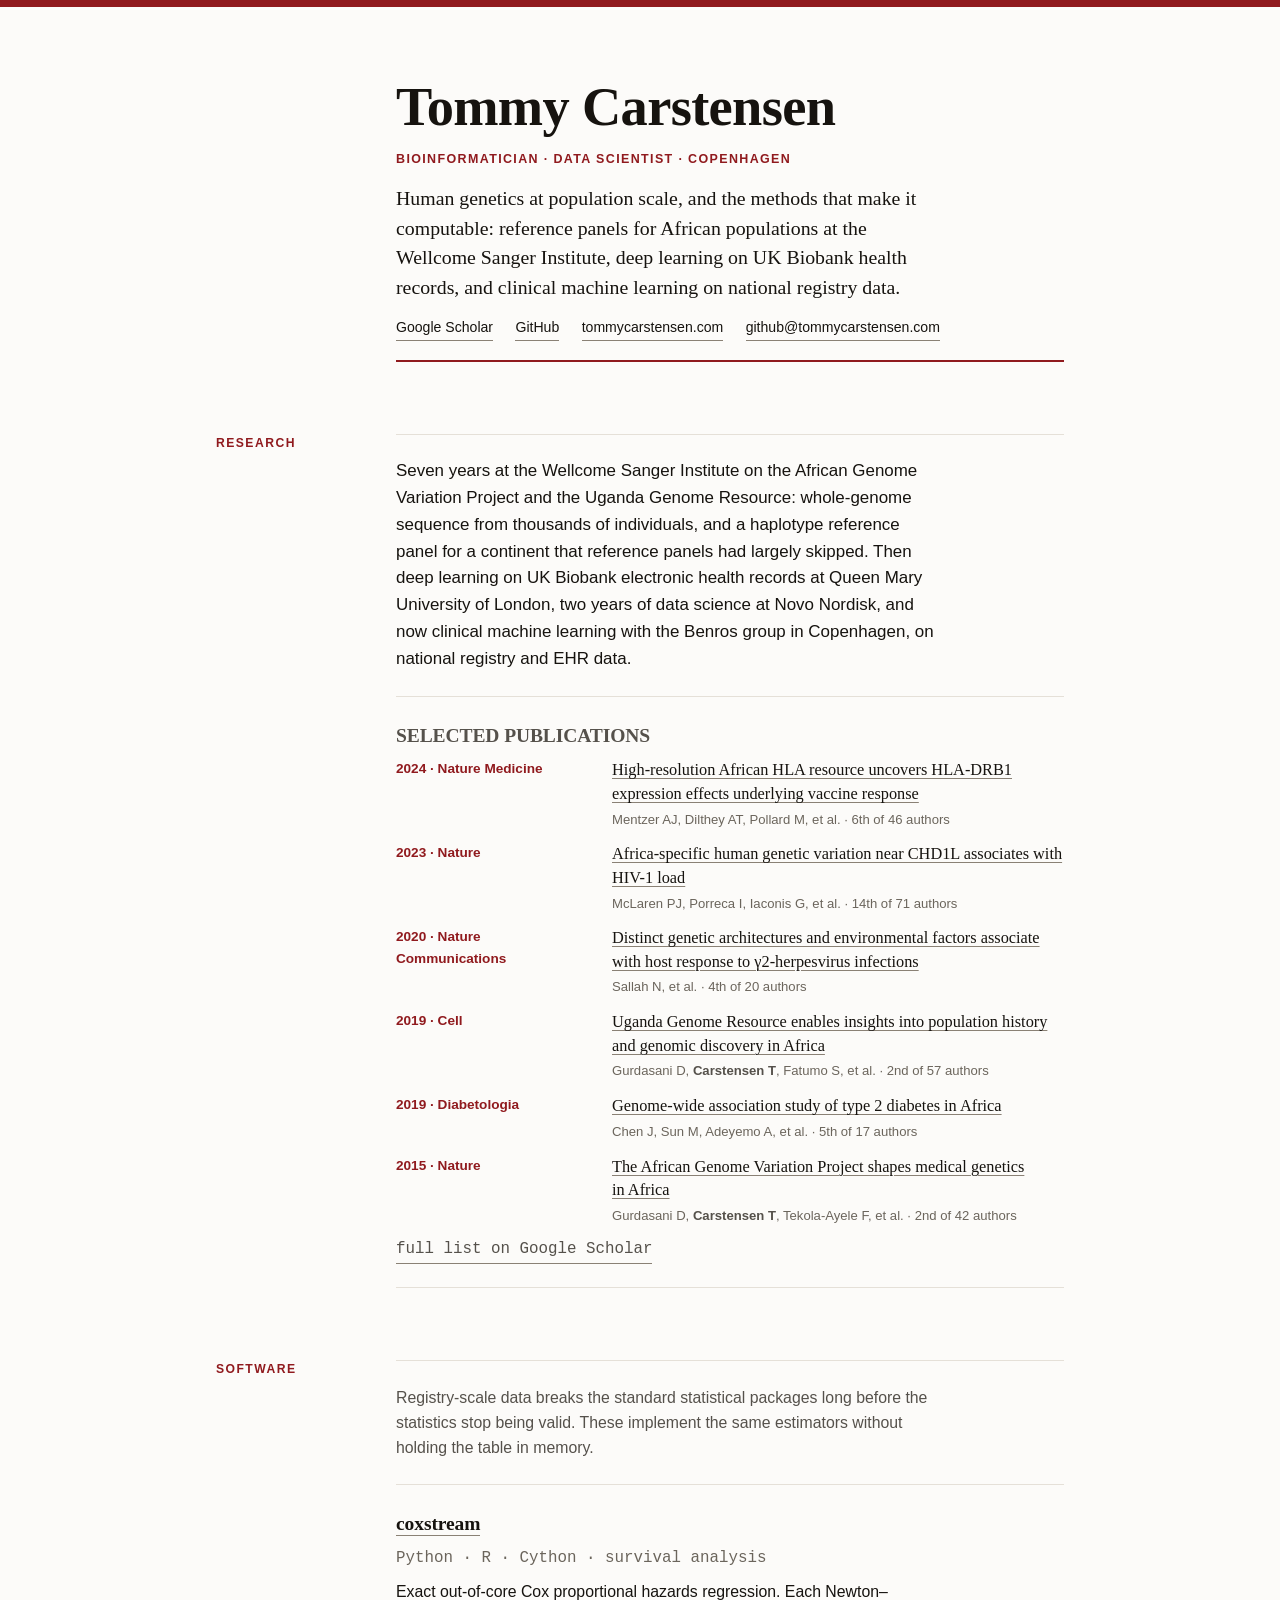
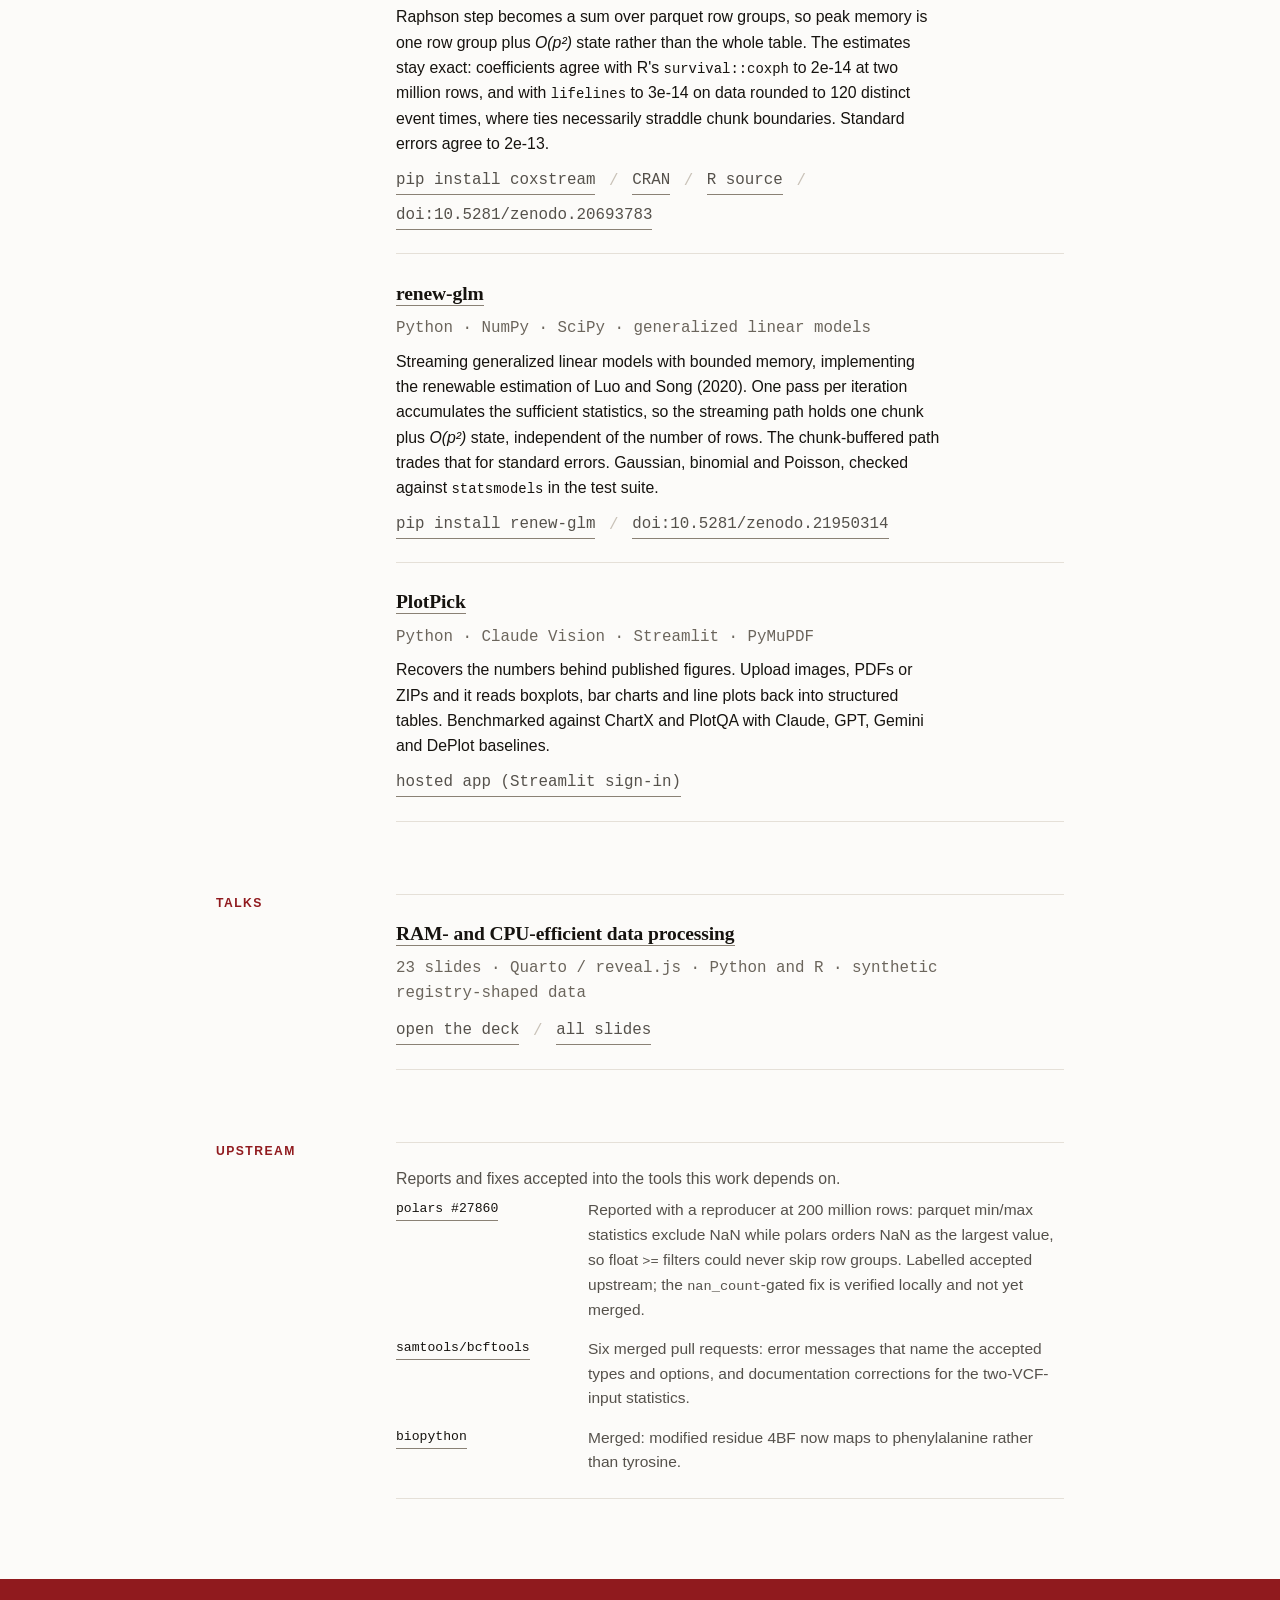
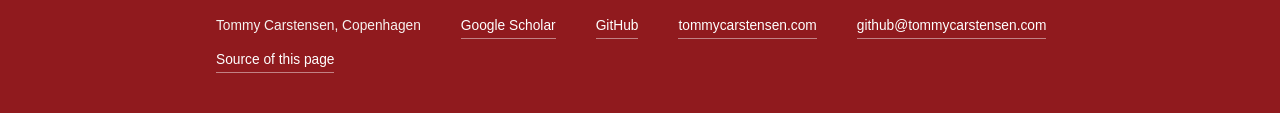
<file: index.html>
<!doctype html>
<html lang="en">
<head>
<meta charset="UTF-8">
<meta name="viewport" content="width=device-width, initial-scale=1.0">
<title>Tommy Carstensen: human genetics and clinical machine learning</title>
<meta name="description" content="Bioinformatician and data scientist in Copenhagen. Population-scale human genetics: African reference panels at the Wellcome Sanger Institute, UK Biobank health records, clinical machine learning on registry data, and the streaming methods that make exact estimates computable at that scale.">
<meta name="theme-color" content="#901A1E">
<meta property="og:type" content="profile">
<meta property="og:title" content="Tommy Carstensen">
<meta property="og:description" content="Human genetics at population scale, and the methods that make it computable.">
<meta property="og:url" content="https://tommycarstensen.github.io/">
<meta property="og:image" content="https://tommycarstensen.github.io/slides/optimization-preview.png">
<link rel="icon" href="data:image/svg+xml,<svg xmlns='http://www.w3.org/2000/svg' viewBox='0 0 32 32'><rect width='32' height='32' fill='%23FCFBF9'/><path d='M4 26 L26 24' stroke='%2316130F' stroke-width='2.6' stroke-linecap='round' fill='none'/><path d='M4 26 L13 26 L22 6' stroke='%23901A1E' stroke-width='3.4' stroke-linecap='round' stroke-linejoin='round' fill='none'/></svg>">
<link rel="stylesheet" href="style.css">
</head>
<body>

<div class="band" aria-hidden="true"></div>

<main>

  <header class="masthead">
    <h1>Tommy Carstensen</h1>
    <p class="role">Bioinformatician &middot; data scientist &middot; Copenhagen</p>
    <p class="lede">Human genetics at population scale, and the methods that make it computable: reference panels for African populations at the Wellcome Sanger Institute, deep learning on UK Biobank health records, and clinical machine learning on national registry data.</p>
    <nav class="links" aria-label="Elsewhere">
      <a href="https://scholar.google.com/citations?user=UA_ITtQAAAAJ">Google Scholar</a>
      <a href="https://github.com/tommycarstensen">GitHub</a>
      <a href="https://tommycarstensen.com">tommycarstensen.com</a>
      <a href="mailto:github@tommycarstensen.com">github@tommycarstensen.com</a>
    </nav>
  </header>

  <section class="block">
    <h2>Research</h2>
    <div class="entries">
      <article class="entry">
        <p class="lead-para">Seven years at the Wellcome Sanger Institute on the African Genome Variation Project and the Uganda Genome Resource: whole-genome sequence from thousands of individuals, and a haplotype reference panel for a continent that reference panels had largely skipped. Then deep learning on UK Biobank electronic health records at Queen Mary University of London, two years of data science at Novo Nordisk, and now clinical machine learning with the Benros group in Copenhagen, on national registry and EHR data.</p>
      </article>

      <article class="entry">
        <h3 class="entry-label">Selected publications</h3>
        <ul class="pubs">
          <li>
            <span class="venue">2024 &middot; Nature Medicine</span>
            <div class="pub-main">
              <a class="pub-title" href="https://doi.org/10.1038/s41591-024-02944-5">High-resolution African HLA resource uncovers HLA-DRB1 expression effects underlying vaccine response</a>
              <span class="authors">Mentzer AJ, Dilthey AT, Pollard M, et al. &middot; 6th of 46 authors</span>
            </div>
          </li>
          <li>
            <span class="venue">2023 &middot; Nature</span>
            <div class="pub-main">
              <a class="pub-title" href="https://doi.org/10.1038/s41586-023-06370-4">Africa-specific human genetic variation near CHD1L associates with HIV-1 load</a>
              <span class="authors">McLaren PJ, Porreca I, Iaconis G, et al. &middot; 14th of 71 authors</span>
            </div>
          </li>
          <li>
            <span class="venue">2020 &middot; Nature Communications</span>
            <div class="pub-main">
              <a class="pub-title" href="https://doi.org/10.1038/s41467-020-17696-2">Distinct genetic architectures and environmental factors associate with host response to γ2-herpesvirus infections</a>
              <span class="authors">Sallah N, et al. &middot; 4th of 20 authors</span>
            </div>
          </li>
          <li>
            <span class="venue">2019 &middot; Cell</span>
            <div class="pub-main">
              <a class="pub-title" href="https://doi.org/10.1016/j.cell.2019.10.004">Uganda Genome Resource enables insights into population history and genomic discovery in Africa</a>
              <span class="authors">Gurdasani D, <b>Carstensen T</b>, Fatumo S, et al. &middot; 2nd of 57 authors</span>
            </div>
          </li>
          <li>
            <span class="venue">2019 &middot; Diabetologia</span>
            <div class="pub-main">
              <a class="pub-title" href="https://doi.org/10.1007/s00125-019-4880-7">Genome-wide association study of type 2 diabetes in Africa</a>
              <span class="authors">Chen J, Sun M, Adeyemo A, et al. &middot; 5th of 17 authors</span>
            </div>
          </li>
          <li>
            <span class="venue">2015 &middot; Nature</span>
            <div class="pub-main">
              <a class="pub-title" href="https://doi.org/10.1038/nature13997">The African Genome Variation Project shapes medical genetics in Africa</a>
              <span class="authors">Gurdasani D, <b>Carstensen T</b>, Tekola-Ayele F, et al. &middot; 2nd of 42 authors</span>
            </div>
          </li>
</ul>
        <p class="entry-links">
          <a href="https://scholar.google.com/citations?user=UA_ITtQAAAAJ">full list on Google Scholar</a>
        </p>
      </article>
    </div>
  </section>

  <section class="block">
    <h2>Software</h2>
    <div class="entries">

      <article class="entry">
        <p class="entry-intro">Registry-scale data breaks the standard statistical packages long before the statistics stop being valid. These implement the same estimators without holding the table in memory.</p>
      </article>

      <article class="entry">
        <h3><a href="https://github.com/tommycarstensen/coxstream">coxstream</a></h3>
        <p class="entry-meta">Python · R · Cython · survival analysis</p>
        <p>Exact out-of-core Cox proportional hazards regression. Each Newton–Raphson step becomes a sum over parquet row groups, so peak memory is one row group plus <em>O(p&sup2;)</em> state rather than the whole table. The estimates stay exact: coefficients agree with R's <code>survival::coxph</code> to 2e-14 at two million rows, and with <code>lifelines</code> to 3e-14 on data rounded to 120 distinct event times, where ties necessarily straddle chunk boundaries. Standard errors agree to 2e-13.</p>
        <p class="entry-links">
          <a href="https://pypi.org/project/coxstream/">pip install coxstream</a>
          <span aria-hidden="true">/</span>
          <a href="https://cran.r-project.org/package=coxstream">CRAN</a>
          <span aria-hidden="true">/</span>
          <a href="https://github.com/tommycarstensen/coxstream-r">R source</a>
          <span aria-hidden="true">/</span>
          <a href="https://doi.org/10.5281/zenodo.20693783">doi:10.5281/zenodo.20693783</a>
        </p>
      </article>

      <article class="entry">
        <h3><a href="https://github.com/tommycarstensen/renew-glm">renew-glm</a></h3>
        <p class="entry-meta">Python · NumPy · SciPy · generalized linear models</p>
        <p>Streaming generalized linear models with bounded memory, implementing the renewable estimation of Luo and Song (2020). One pass per iteration accumulates the sufficient statistics, so the streaming path holds one chunk plus <em>O(p&sup2;)</em> state, independent of the number of rows. The chunk-buffered path trades that for standard errors. Gaussian, binomial and Poisson, checked against <code>statsmodels</code> in the test suite.</p>
        <p class="entry-links">
          <a href="https://pypi.org/project/renew-glm/">pip install renew-glm</a>
          <span aria-hidden="true">/</span>
          <a href="https://doi.org/10.5281/zenodo.21950314">doi:10.5281/zenodo.21950314</a>
        </p>
      </article>

      <article class="entry">
        <h3><a href="https://github.com/tommycarstensen/plotpick">PlotPick</a></h3>
        <p class="entry-meta">Python · Claude Vision · Streamlit · PyMuPDF</p>
        <p>Recovers the numbers behind published figures. Upload images, PDFs or ZIPs and it reads boxplots, bar charts and line plots back into structured tables. Benchmarked against ChartX and PlotQA with Claude, GPT, Gemini and DePlot baselines.</p>
        <p class="entry-links">
          <a href="https://plotpick.streamlit.app">hosted app (Streamlit sign-in)</a>
        </p>
      </article>

    </div>
  </section>

  <section class="block">
    <h2>Talks</h2>
    <div class="entries">
      <article class="entry">
        <h3><a href="slides/optimization.html">RAM- and CPU-efficient data processing</a></h3>
        <p class="entry-meta">23 slides · Quarto / reveal.js · Python and R · synthetic registry-shaped data</p>
        <p class="entry-links">
          <a href="slides/optimization.html">open the deck</a>
          <span aria-hidden="true">/</span>
          <a href="slides/">all slides</a>
        </p>
      </article>
    </div>
  </section>

  <section class="block">
    <h2>Upstream</h2>
    <div class="entries">
      <article class="entry">
        <p class="entry-intro">Reports and fixes accepted into the tools this work depends on.</p>
        <ul class="upstream">
          <li>
            <a href="https://github.com/pola-rs/polars/issues/27860">polars #27860</a>
            <span>Reported with a reproducer at 200 million rows: parquet min/max statistics exclude NaN while polars orders NaN as the largest value, so float <code>&gt;=</code> filters could never skip row groups. Labelled accepted upstream; the <code>nan_count</code>-gated fix is verified locally and not yet merged.</span>
          </li>
          <li>
            <a href="https://github.com/samtools/bcftools/pulls?q=is%3Apr+author%3Atommycarstensen+is%3Amerged">samtools/bcftools</a>
            <span>Six merged pull requests: error messages that name the accepted types and options, and documentation corrections for the two-VCF-input statistics.</span>
          </li>
          <li>
            <a href="https://github.com/biopython/biopython/pulls?q=is%3Apr+author%3Atommycarstensen+is%3Amerged">biopython</a>
            <span>Merged: modified residue 4BF now maps to phenylalanine rather than tyrosine.</span>
          </li>
        </ul>
      </article>
    </div>
  </section>

</main>

<footer class="site-footer">
  <div class="inner">
    <span>Tommy Carstensen, Copenhagen</span>
    <a href="https://scholar.google.com/citations?user=UA_ITtQAAAAJ">Google Scholar</a>
    <a href="https://github.com/tommycarstensen">GitHub</a>
    <a href="https://tommycarstensen.com">tommycarstensen.com</a>
    <a href="mailto:github@tommycarstensen.com">github@tommycarstensen.com</a>
    <a href="https://github.com/tommycarstensen/tommycarstensen.github.io">Source of this page</a>
  </div>
</footer>

<script>
(function () {
  if (window.matchMedia('(prefers-reduced-motion: reduce)').matches) return;
  document.body.classList.add('animate');
})();
</script>

</body>
</html>
</file>
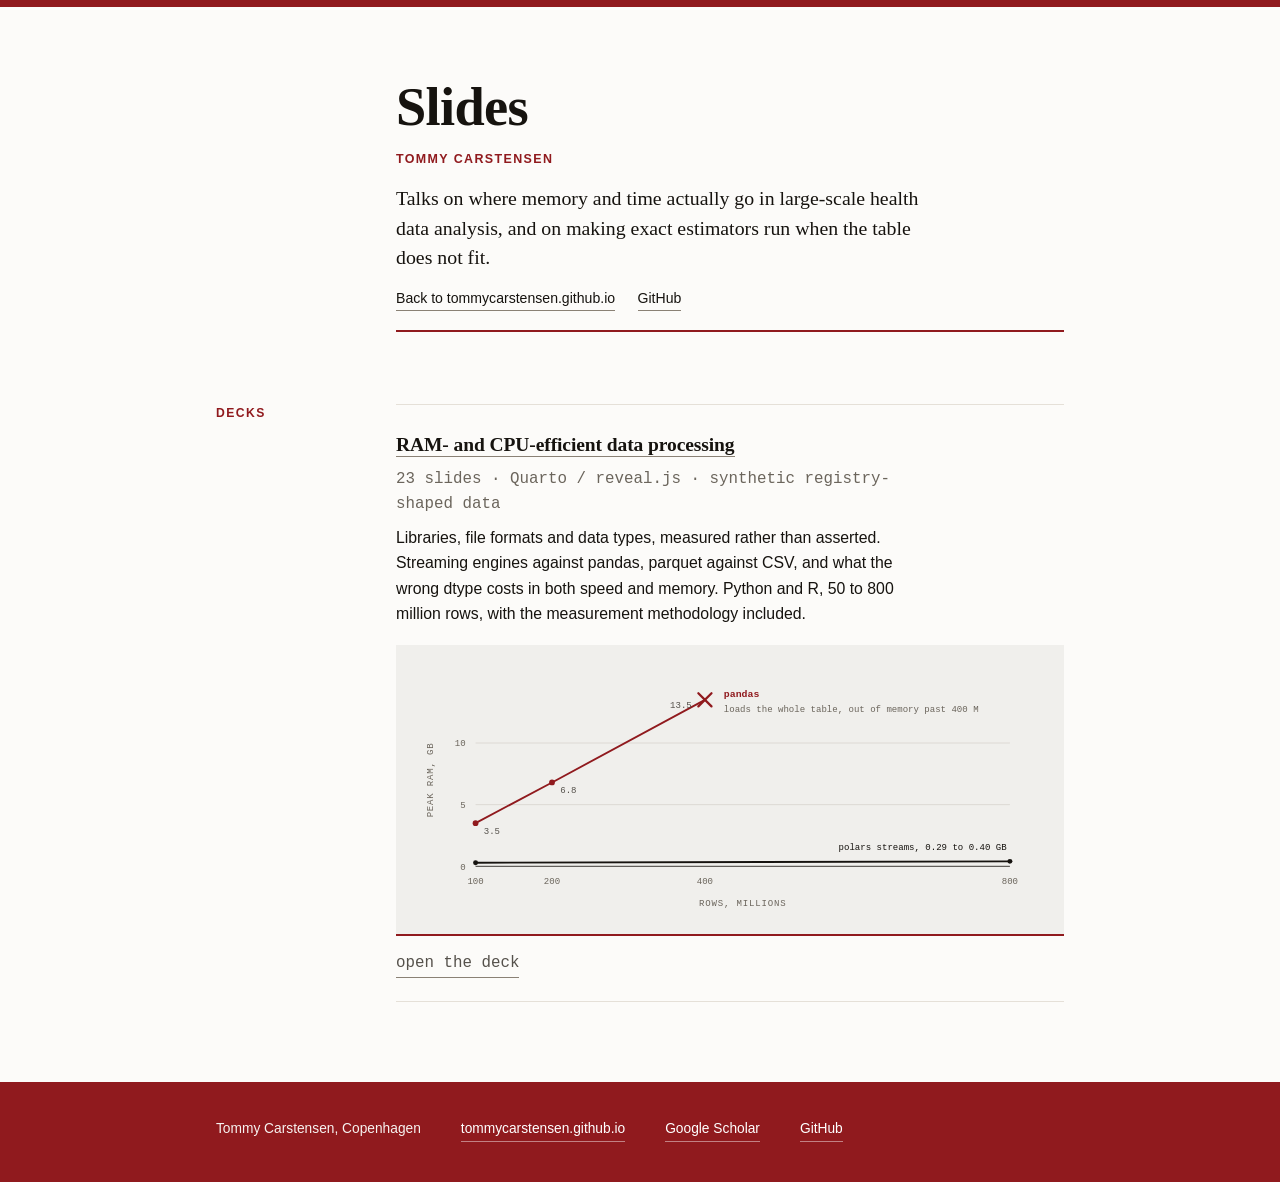
<file: slides/index.html>
<!doctype html>
<html lang="en">
<head>
<meta charset="UTF-8">
<meta name="viewport" content="width=device-width, initial-scale=1.0">
<title>Slides: Tommy Carstensen</title>
<meta name="description" content="Talks and slide decks by Tommy Carstensen on memory-efficient data processing, streaming survival analysis and generalized linear models.">
<meta name="theme-color" content="#901A1E">
<meta property="og:type" content="website">
<meta property="og:title" content="Slides: Tommy Carstensen">
<meta property="og:description" content="Talks and slide decks on memory-efficient data processing.">
<meta property="og:url" content="https://tommycarstensen.github.io/slides/">
<meta property="og:image" content="https://tommycarstensen.github.io/slides/optimization-preview.png">
<link rel="icon" href="data:image/svg+xml,<svg xmlns='http://www.w3.org/2000/svg' viewBox='0 0 32 32'><rect width='32' height='32' fill='%23FCFBF9'/><path d='M4 26 L26 24' stroke='%2316130F' stroke-width='2.6' stroke-linecap='round' fill='none'/><path d='M4 26 L13 26 L22 6' stroke='%23901A1E' stroke-width='3.4' stroke-linecap='round' stroke-linejoin='round' fill='none'/></svg>">
<link rel="stylesheet" href="../style.css">
</head>
<body>

<div class="band" aria-hidden="true"></div>

<main>

  <header class="masthead">
    <h1>Slides</h1>
    <p class="role">Tommy Carstensen</p>
    <p class="lede">Talks on where memory and time actually go in large-scale health data analysis, and on making exact estimators run when the table does not fit.</p>
    <nav class="links" aria-label="Elsewhere">
      <a href="../">Back to tommycarstensen.github.io</a>
      <a href="https://github.com/tommycarstensen">GitHub</a>
    </nav>
  </header>

  <section class="block">
    <h2>Decks</h2>
    <div class="entries">
      <article class="entry">
        <h3><a href="optimization.html">RAM- and CPU-efficient data processing</a></h3>
        <p class="entry-meta">23 slides · Quarto / reveal.js · synthetic registry-shaped data</p>
        <p>Libraries, file formats and data types, measured rather than asserted. Streaming engines against pandas, parquet against CSV, and what the wrong dtype costs in both speed and memory. Python and R, 50 to 800 million rows, with the measurement methodology included.</p>

        <figure class="plot-figure">
          <svg class="plot" viewBox="0 0 760 300" role="img" aria-labelledby="plot-title plot-desc">
            <title id="plot-title">Peak memory when grouping 100 to 800 million rows</title>
            <desc id="plot-desc">pandas needs 3.5 GB at 100 million rows and 13.5 GB at 400 million, then runs out of memory. polars streams the same query and stays between 0.29 and 0.40 GB all the way to 800 million rows.</desc>

            <g class="grid">
              <line x1="70" y1="165" x2="720" y2="165"></line>
              <line x1="70" y1="90"  x2="720" y2="90"></line>
            </g>
            <line class="baseline" x1="70" y1="240" x2="720" y2="240"></line>

            <g class="tick">
              <text x="58" y="244" text-anchor="end">0</text>
              <text x="58" y="169" text-anchor="end">5</text>
              <text x="58" y="94"  text-anchor="end">10</text>
              <text x="70"  y="262" text-anchor="middle">100</text>
              <text x="163" y="262" text-anchor="middle">200</text>
              <text x="349" y="262" text-anchor="middle">400</text>
              <text x="720" y="262" text-anchor="middle">800</text>
              <text x="395" y="288" text-anchor="middle" class="axis-title">ROWS, MILLIONS</text>
              <text x="18" y="135" text-anchor="middle" class="axis-title" transform="rotate(-90 18 135)">PEAK RAM, GB</text>
            </g>

            <polyline class="line-stream" points="70,235.7 720,234"></polyline>
            <polyline class="line-load"   points="70,187.5 163,138 349,37.5"></polyline>

            <g class="dot-stream">
              <circle cx="70"  cy="235.7" r="3"></circle>
              <circle cx="720" cy="234"   r="3"></circle>
            </g>

            <g class="dot-load">
              <circle cx="70"  cy="187.5" r="3.5"></circle>
              <circle cx="163" cy="138"   r="3.5"></circle>
            </g>

            <g class="oom">
              <line x1="341" y1="29.5" x2="357" y2="45.5"></line>
              <line x1="357" y1="29.5" x2="341" y2="45.5"></line>
            </g>

            <g class="values">
              <text class="value" x="80"  y="201">3.5</text>
              <text class="value" x="173" y="151">6.8</text>
              <text class="value" x="333" y="47" text-anchor="end">13.5</text>
            </g>

            <g class="annot">
              <text x="372" y="34" class="annot-load">pandas</text>
              <text x="372" y="52" class="annot-sub annot-wide">loads the whole table, out of memory past 400 M</text>
              <text x="372" y="56" class="annot-sub annot-narrow">out of memory past 400 M</text>
              <text x="716" y="220" text-anchor="end" class="annot-strm">polars streams, 0.29 to 0.40 GB</text>
            </g>
          </svg>
        </figure>

        <p class="entry-links">
          <a href="optimization.html">open the deck</a>
        </p>
      </article>
    </div>
  </section>

</main>

<footer class="site-footer">
  <div class="inner">
    <span>Tommy Carstensen, Copenhagen</span>
    <a href="../">tommycarstensen.github.io</a>
    <a href="https://scholar.google.com/citations?user=UA_ITtQAAAAJ">Google Scholar</a>
    <a href="https://github.com/tommycarstensen">GitHub</a>
  </div>
</footer>

</body>
</html>
</file>
<file: style.css>
/* ------------------------------------------------------------------
   Palette and structure follow how the University of Copenhagen uses
   its own identity on ku.dk: a KU-red band above the masthead, black
   serif display headings, sans-serif body text, red reserved for
   labels, figures and rules, a light grey panel for exhibits, and a
   solid KU-red footer block.

   KU-rød #901A1E and KU-grå #666666 are the two values KU publishes
   (designguide.ku.dk). The warm neutrals are derived around the red.

   Single theme, deliberately: lightening KU-rød for a dark ground
   turns it into a coral that belongs to no one.
   ------------------------------------------------------------------ */

:root {
  --ku:      #901a1e;
  --ku-deep: #6f1417;

  --paper: #fcfbf9;
  --panel: #f0efec;
  --ink:   #16130f;
  --muted: #55514b;
  --faint: #6b655c;
  --line:  #e5e0d8;
  --rule:  #c9c2b8;
  --underline: #8a8175;

  --serif: "Iowan Old Style", Charter, Georgia, "Times New Roman", serif;
  --sans:  "Helvetica Neue", Helvetica, Arial, system-ui, sans-serif;
  --mono:  ui-monospace, SFMono-Regular, "SF Mono", Menlo, Consolas, monospace;

  --measure: 34rem;
  --gap:     clamp(2.75rem, 6vw, 4.5rem);
  --pad:     1.5rem;
  --width:   56rem;
}

*, *::before, *::after { box-sizing: border-box; margin: 0; padding: 0; }

html { -webkit-text-size-adjust: 100%; }

body {
  background: var(--paper);
  color: var(--ink);
  font-family: var(--sans);
  font-size: 1.02rem;
  line-height: 1.6;
  overflow-wrap: break-word;
}

/* KU-red band across the top, as on ku.dk */
.band { height: 7px; background: var(--ku); }

main {
  max-width: var(--width);
  margin: 0 auto;
  padding: clamp(3rem, 7vw, 4.5rem) var(--pad) 5rem;
  display: flex;
  flex-direction: column;
  gap: var(--gap);
}

a { color: inherit; }

a:focus-visible { outline: 2px solid var(--ku); outline-offset: 3px; }

code { font-family: var(--mono); font-size: 0.88em; }

/* ── Masthead ───────────────────────────────────────────────── */

.masthead { display: grid; grid-template-columns: 1fr; gap: 0.85rem; }

.masthead h1 {
  font-family: var(--serif);
  font-size: clamp(2.3rem, 5vw, 3.4rem);
  font-weight: 600;
  letter-spacing: -0.012em;
  line-height: 1.06;
}

.role {
  font-size: 0.78rem;
  font-weight: 600;
  letter-spacing: 0.11em;
  text-transform: uppercase;
  color: var(--ku);
}

.masthead::after {
  content: "";
  height: 2px;
  background: var(--ku);
  margin-top: 0.35rem;
}

@media (min-width: 54rem) {
  .masthead { grid-template-columns: 8rem minmax(0, 1fr); column-gap: 3.25rem; }
  .masthead > *,
  .masthead::after { grid-column: 2; }
}

.lede {
  font-family: var(--serif);
  font-size: 1.24rem;
  line-height: 1.5;
  max-width: var(--measure);
  text-wrap: pretty;
}

.links { display: flex; flex-wrap: wrap; gap: 0.35rem 1.4rem; font-size: 0.88rem; }

.links a {
  color: var(--ink);
  text-decoration: none;
  border-bottom: 1px solid var(--underline);
  padding-bottom: 1px;
  transition: color 0.15s, border-color 0.15s;
}

.links a:hover { color: var(--ku); border-color: var(--ku); }

/* ── Blocks ─────────────────────────────────────────────────── */

.block { display: grid; grid-template-columns: 1fr; gap: 1rem; }

.block h2 {
  font-size: 0.76rem;
  font-weight: 700;
  letter-spacing: 0.12em;
  text-transform: uppercase;
  color: var(--ku);
}

@media (min-width: 54rem) {
  .block { grid-template-columns: 8rem minmax(0, 1fr); gap: 0 3.25rem; }
  .block h2 { position: sticky; top: 2.5rem; align-self: start; }
}

.entries { display: flex; flex-direction: column; }

.entry {
  border-top: 1px solid var(--line);
  padding: 1.45rem 0;
  display: flex;
  flex-direction: column;
  gap: 0.45rem;
}

.entry:last-child { border-bottom: 1px solid var(--line); }

.entry h3 {
  font-family: var(--serif);
  font-size: 1.22rem;
  font-weight: 600;
  letter-spacing: -0.005em;
}

.entry h3 a { text-decoration: none; border-bottom: 1.5px solid var(--underline); padding-bottom: 1px; transition: color 0.15s, border-color 0.15s; }
.entry h3 a:hover { color: var(--ku); border-color: var(--ku); }

.entry-meta { font-family: var(--mono); font-size: 0.75rem; color: var(--faint); }

.entry p { max-width: var(--measure); font-size: 0.99rem; }

.entry .lead-para { font-size: 1.06rem; line-height: 1.58; }

/* Sentences: normal case. Uppercase is for the short label below only. */
.entry-intro { color: var(--muted); }

.entry-label {
  font-size: 0.76rem;
  font-weight: 700;
  letter-spacing: 0.11em;
  text-transform: uppercase;
  color: var(--muted);
}

.entry-links {
  display: flex;
  flex-wrap: wrap;
  align-items: center;
  gap: 0.5rem 0.85rem;
  font-family: var(--mono);
  font-size: 0.78rem;
  margin-top: 0.25rem;
}

.entry-links a {
  color: var(--muted);
  text-decoration: none;
  border-bottom: 1px solid var(--underline);
  padding-bottom: 1px;
  transition: color 0.15s, border-color 0.15s;
}

.entry-links a:hover { color: var(--ku); border-color: var(--ku); }

.entry-links span { color: var(--rule); }

/* ── Figure, on a grey panel as ku.dk frames its exhibits ───── */

.plot-figure {
  background: var(--panel);
  padding: 1.5rem 1.35rem 1.1rem;
  margin: 0.75rem 0 0.25rem;
  border-bottom: 2px solid var(--ku);
}

.plot { width: 100%; height: auto; display: block; }

.plot .baseline { stroke: var(--ink); stroke-width: 1; }
.plot .grid line { stroke: #d8d5cf; stroke-width: 1; }

.plot text { font-family: var(--mono); font-variant-numeric: tabular-nums; }
.plot .tick text { font-size: 11px; fill: var(--faint); }
.plot .axis-title { font-size: 10px; letter-spacing: 0.09em; fill: var(--faint); }

.plot polyline { fill: none; stroke-linecap: round; stroke-linejoin: round; }

.line-stream { stroke: var(--ink); stroke-width: 2.25; }
.line-load   { stroke: var(--ku);  stroke-width: 2.25; }

.dot-load circle   { fill: var(--ku); }
.dot-stream circle { fill: var(--ink); }

.oom line { stroke: var(--ku); stroke-width: 2.75; stroke-linecap: round; }

.value      { font-size: 11px; fill: var(--muted); }
.annot-load { font-size: 12px; font-weight: 700; fill: var(--ku); }
.annot-sub  { font-size: 11px; fill: var(--faint); }
.annot-strm { font-size: 11px; fill: var(--ink); }

.annot-narrow { display: none; }

body.animate .line-load,
body.animate .line-stream {
  stroke-dasharray: 1400;
  stroke-dashoffset: 1400;
  animation: draw 1s ease-out forwards;
}

body.animate .line-stream { animation-delay: 0.1s; }
body.animate .line-load   { animation-delay: 0.35s; }

@keyframes draw { to { stroke-dashoffset: 0; } }

/* ── Publications ───────────────────────────────────────────── */

.pubs { list-style: none; display: flex; flex-direction: column; gap: 0.8rem; }

.pubs li { display: grid; gap: 0.1rem 1.5rem; }

@media (min-width: 40rem) {
  .pubs li { grid-template-columns: 12rem minmax(0, 1fr); }
}

.pubs .venue {
  font-size: 0.85rem;
  font-weight: 700;
  color: var(--ku);
  align-self: start;
  font-variant-numeric: tabular-nums;
}

.pub-main { display: flex; flex-direction: column; gap: 0.18rem; }

/* A real text underline, not a border. A border on a wrapping anchor spans the
   whole grid cell, so it reads as a rule between the title and the author line
   rather than as a link. text-decoration follows each line and hugs the text. */
.pubs .pub-title {
  font-family: var(--serif);
  font-size: 1.02rem;
  line-height: 1.45;
  text-wrap: pretty;
  text-decoration: underline;
  text-decoration-color: var(--underline);
  text-decoration-thickness: 1px;
  text-underline-offset: 0.16em;
  transition: color 0.15s, text-decoration-color 0.15s;
}

.pubs .pub-title:hover { color: var(--ku); border-color: var(--ku); }

.pubs .authors { font-size: 0.82rem; color: var(--faint); }
.pubs .authors b { color: var(--muted); font-weight: 700; }

/* ── Upstream ───────────────────────────────────────────────── */

.upstream { list-style: none; display: flex; flex-direction: column; gap: 0.9rem; }

.upstream li { display: grid; gap: 0.1rem 1.5rem; max-width: var(--measure); }

@media (min-width: 40rem) {
  .upstream li { grid-template-columns: 10.5rem minmax(0, 1fr); max-width: none; }
}

.upstream a {
  font-family: var(--mono);
  font-size: 0.82rem;
  color: var(--ink);
  text-decoration: none;
  border-bottom: 1px solid var(--underline);
  justify-self: start;
  align-self: start;
  padding-bottom: 1px;
}

.upstream a:hover { color: var(--ku); border-color: var(--ku); }

.upstream span { font-size: 0.97rem; color: var(--muted); max-width: var(--measure); }

/* ── Footer, a solid KU-red block as on ku.dk ───────────────── */

.site-footer { background: var(--ku); color: #f7f2f0; }

.site-footer .inner {
  max-width: var(--width);
  margin: 0 auto;
  padding: 2.25rem var(--pad) 2.5rem;
  display: flex;
  flex-wrap: wrap;
  gap: 0.6rem 2.5rem;
  font-size: 0.86rem;
}

.site-footer a { color: #ffffff; text-decoration: none; border-bottom: 1px solid rgba(255, 255, 255, 0.45); padding-bottom: 1px; }
.site-footer a:hover { border-color: #ffffff; }

.site-footer a:focus-visible { outline: 2px solid #ffffff; outline-offset: 3px; }

@media (max-width: 46rem) {
  .plot .tick text { font-size: 22px; }
  .plot .axis-title { font-size: 19px; }
  .value { font-size: 21px; }
  .annot-load { font-size: 26px; }
  .annot-sub  { font-size: 21px; }
  .annot-strm { font-size: 21px; }
  .annot-wide { display: none; }
  .annot-narrow { display: block; }
}

@media (prefers-reduced-motion: reduce) {
  * { animation: none !important; transition: none !important; }
}
</file>
